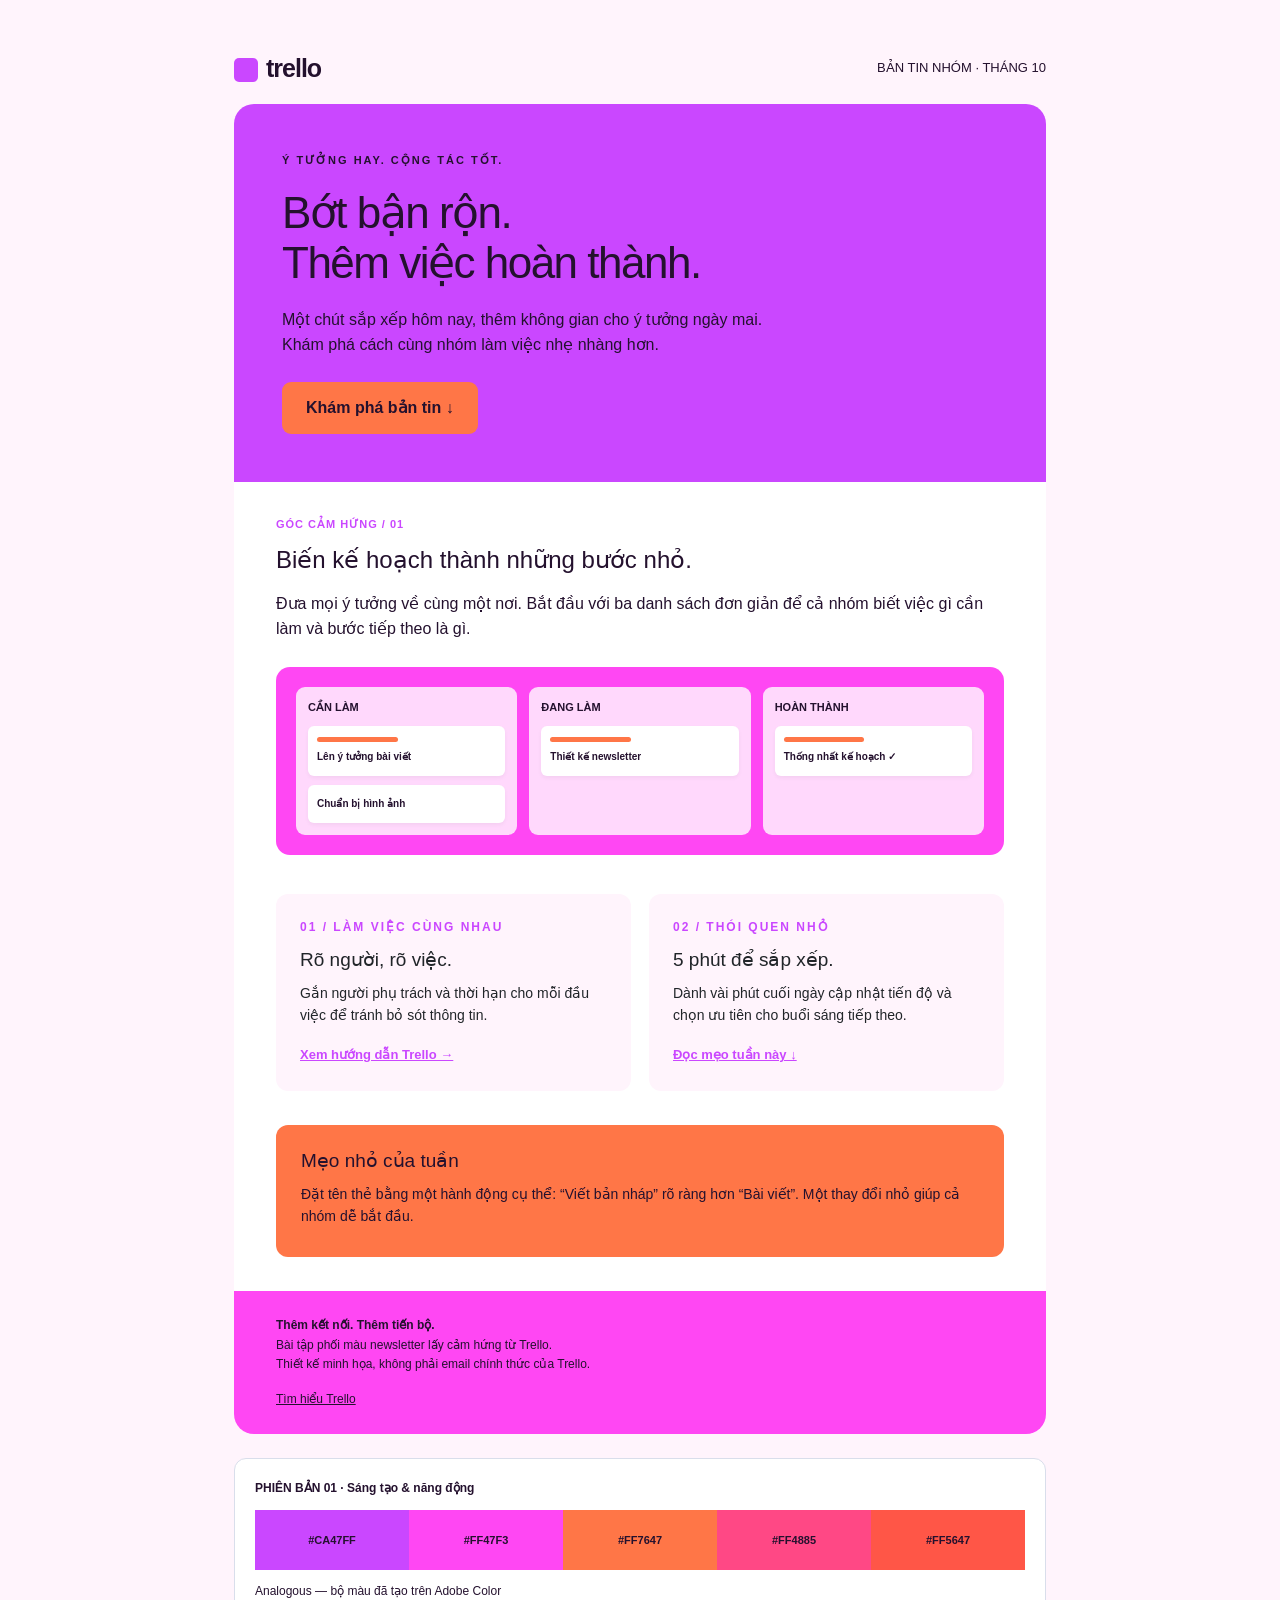
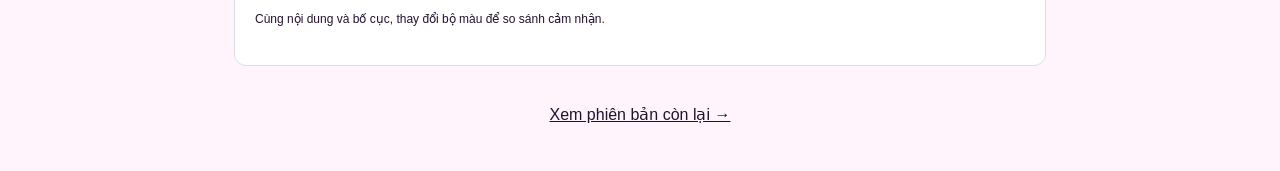
<file: index.html>
<!doctype html><html lang="vi"><head><meta charset="UTF-8"><meta name="viewport" content="width=device-width,initial-scale=1"><title>Newsletter 01 · Sáng tạo & năng động</title><link href="bootstrap.min.css" rel="stylesheet"><link href="style.css" rel="stylesheet"><style>:root{--primary-color:#CA47FF;--secondary-color:#FF47F3;--accent-color:#FF7647;--text-color:#24112E;--light-bg-color:#FFF4FC;--on-primary:#24112E}</style></head><body><main class="shell container"><div class="topbar"><div class="brand"><span class="logo"></span>trello</div><span>BẢN TIN NHÓM · THÁNG 10</span></div><header class="hero"><div class="eyebrow">Ý TƯỞNG HAY. CỘNG TÁC TỐT.</div><h1>Bớt bận rộn.<br>Thêm việc hoàn thành.</h1><p>Một chút sắp xếp hôm nay, thêm không gian cho ý tưởng ngày mai. Khám phá cách cùng nhóm làm việc nhẹ nhàng hơn.</p><a href="#weekly" class="cta btn">Khám phá bản tin ↓</a></header><section class="content" id="weekly"><div class="pill">GÓC CẢM HỨNG / 01</div><h2>Biến kế hoạch thành những bước nhỏ.</h2><p>Đưa mọi ý tưởng về cùng một nơi. Bắt đầu với ba danh sách đơn giản để cả nhóm biết việc gì cần làm và bước tiếp theo là gì.</p><div class="board" aria-label="Minh họa bảng công việc"><div class="column">CẦN LÀM<div class="task"><div class="bar"></div>Lên ý tưởng bài viết</div><div class="task">Chuẩn bị hình ảnh</div></div><div class="column">ĐANG LÀM<div class="task"><div class="bar"></div>Thiết kế newsletter</div></div><div class="column">HOÀN THÀNH<div class="task"><div class="bar"></div>Thống nhất kế hoạch ✓</div></div></div><div class="row"><div class="col-md-6"><article class="card h-100"><div class="card-body"><div class="num">01 / LÀM VIỆC CÙNG NHAU</div><h3>Rõ người, rõ việc.</h3><p>Gắn người phụ trách và thời hạn cho mỗi đầu việc để tránh bỏ sót thông tin.</p><a class="text-link" href="https://trello.com/guide">Xem hướng dẫn Trello →</a></div></article></div><div class="col-md-6"><article class="card h-100"><div class="card-body"><div class="num">02 / THÓI QUEN NHỎ</div><h3>5 phút để sắp xếp.</h3><p>Dành vài phút cuối ngày cập nhật tiến độ và chọn ưu tiên cho buổi sáng tiếp theo.</p><a class="text-link" href="#tip">Đọc mẹo tuần này ↓</a></div></article></div></div><aside class="callout" id="tip"><h3>Mẹo nhỏ của tuần</h3><p>Đặt tên thẻ bằng một hành động cụ thể: “Viết bản nháp” rõ ràng hơn “Bài viết”. Một thay đổi nhỏ giúp cả nhóm dễ bắt đầu.</p></aside></section><footer class="footer"><b>Thêm kết nối. Thêm tiến bộ.</b><p>Bài tập phối màu newsletter lấy cảm hứng từ Trello.<br>Thiết kế minh họa, không phải email chính thức của Trello.</p><a href="https://trello.com/">Tìm hiểu Trello</a></footer><section class="palette"><b>PHIÊN BẢN 01 · Sáng tạo & năng động</b><div class="swatches"><div class="swatch" style="background:#CA47FF;color:#24112E">#CA47FF</div><div class="swatch" style="background:#FF47F3;color:#24112E">#FF47F3</div><div class="swatch" style="background:#FF7647;color:#24112E">#FF7647</div><div class="swatch" style="background:#FF4885;color:#24112E">#FF4885</div><div class="swatch" style="background:#FF5647;color:#24112E">#FF5647</div></div><div>Analogous — bộ màu đã tạo trên Adobe Color</div><p class="caption">Cùng nội dung và bố cục, thay đổi bộ màu để so sánh cảm nhận.</p></section><a class="switch" href="newsletter-2.html">Xem phiên bản còn lại →</a></main></body></html>
</file>
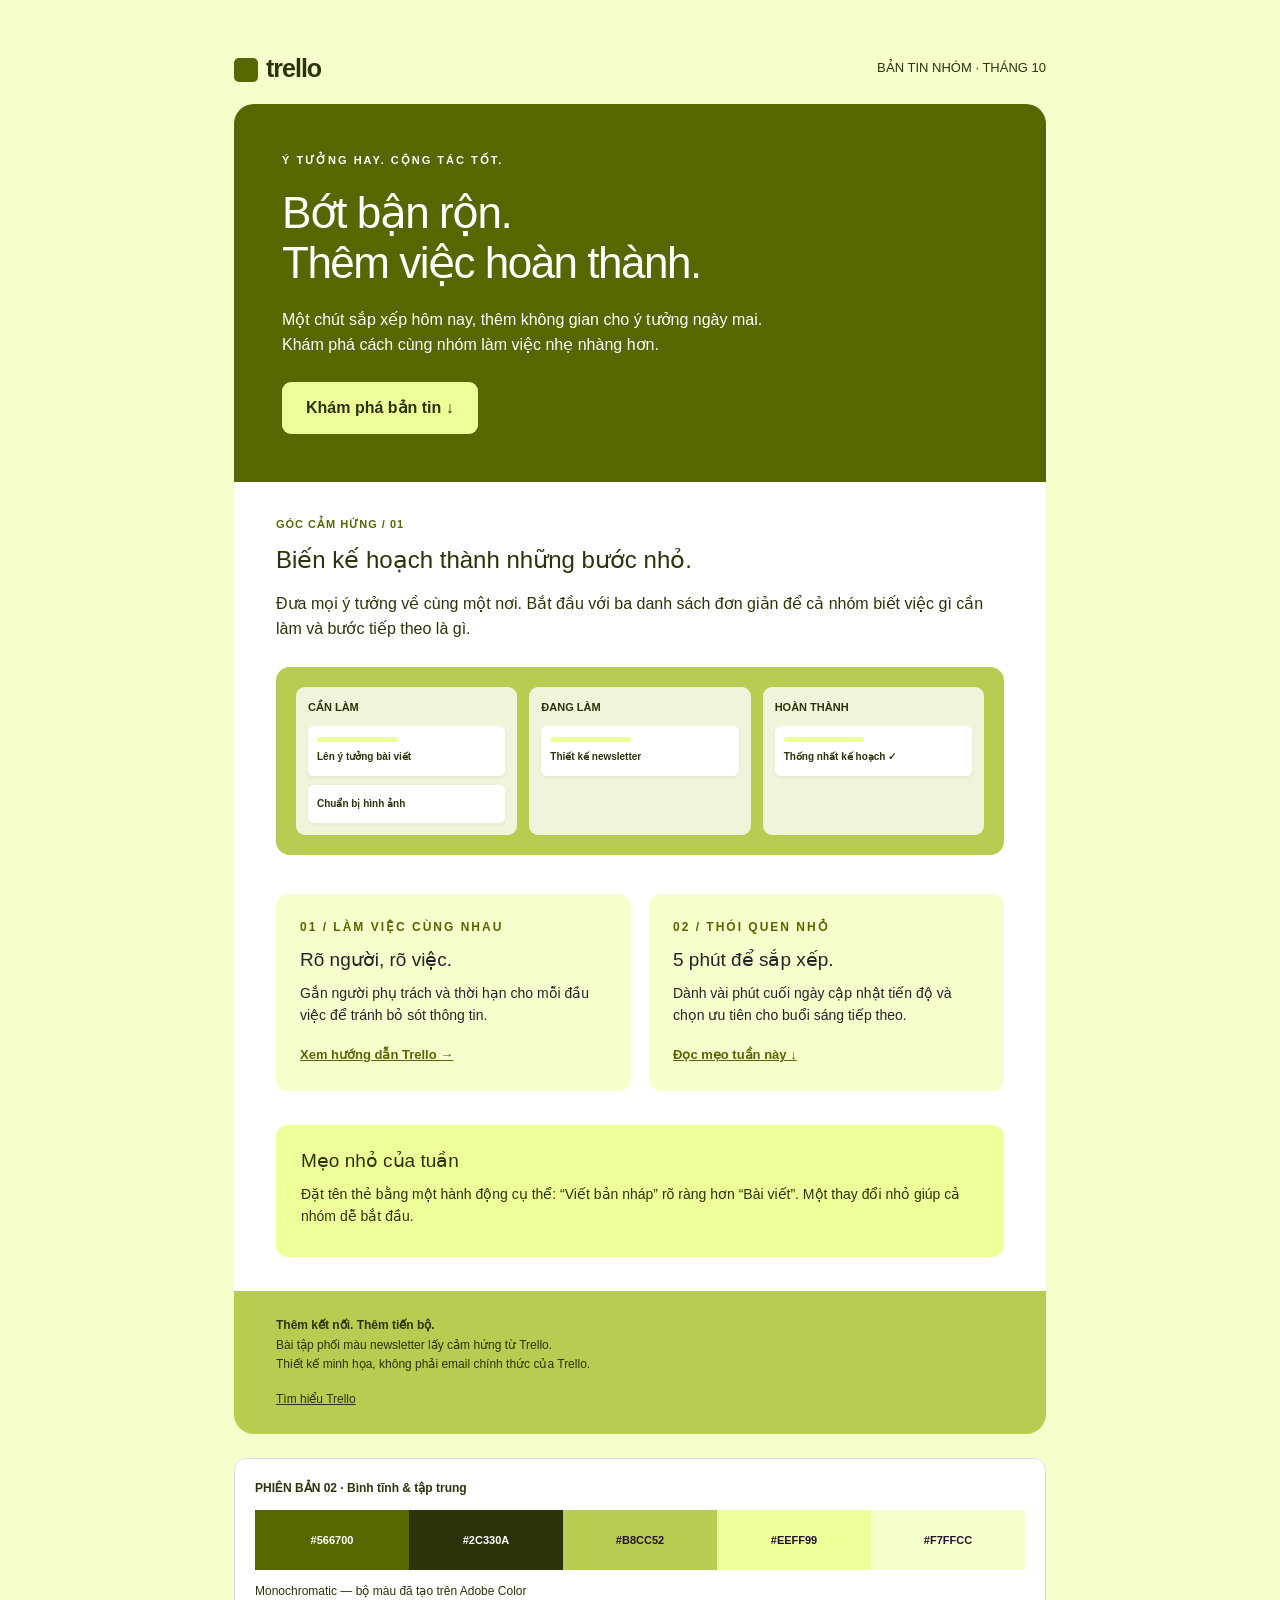
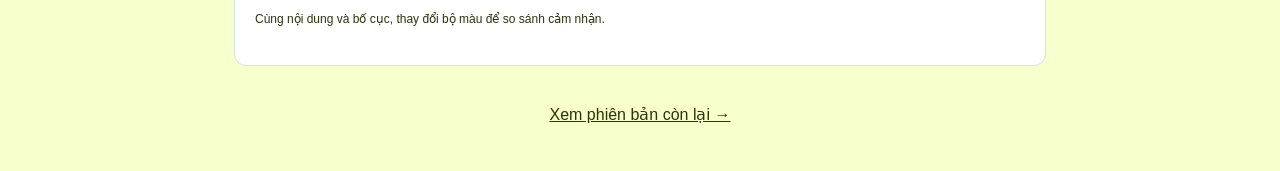
<file: newsletter-2.html>
<!doctype html><html lang="vi"><head><meta charset="UTF-8"><meta name="viewport" content="width=device-width,initial-scale=1"><title>Newsletter 02 · Bình tĩnh & tập trung</title><link href="bootstrap.min.css" rel="stylesheet"><link href="style.css" rel="stylesheet"><style>:root{--primary-color:#566700;--secondary-color:#B8CC52;--accent-color:#EEFF99;--text-color:#2C330A;--light-bg-color:#F7FFCC;--on-primary:#FFFFFF}</style></head><body><main class="shell container"><div class="topbar"><div class="brand"><span class="logo"></span>trello</div><span>BẢN TIN NHÓM · THÁNG 10</span></div><header class="hero"><div class="eyebrow">Ý TƯỞNG HAY. CỘNG TÁC TỐT.</div><h1>Bớt bận rộn.<br>Thêm việc hoàn thành.</h1><p>Một chút sắp xếp hôm nay, thêm không gian cho ý tưởng ngày mai. Khám phá cách cùng nhóm làm việc nhẹ nhàng hơn.</p><a href="#weekly" class="cta btn">Khám phá bản tin ↓</a></header><section class="content" id="weekly"><div class="pill">GÓC CẢM HỨNG / 01</div><h2>Biến kế hoạch thành những bước nhỏ.</h2><p>Đưa mọi ý tưởng về cùng một nơi. Bắt đầu với ba danh sách đơn giản để cả nhóm biết việc gì cần làm và bước tiếp theo là gì.</p><div class="board" aria-label="Minh họa bảng công việc"><div class="column">CẦN LÀM<div class="task"><div class="bar"></div>Lên ý tưởng bài viết</div><div class="task">Chuẩn bị hình ảnh</div></div><div class="column">ĐANG LÀM<div class="task"><div class="bar"></div>Thiết kế newsletter</div></div><div class="column">HOÀN THÀNH<div class="task"><div class="bar"></div>Thống nhất kế hoạch ✓</div></div></div><div class="row"><div class="col-md-6"><article class="card h-100"><div class="card-body"><div class="num">01 / LÀM VIỆC CÙNG NHAU</div><h3>Rõ người, rõ việc.</h3><p>Gắn người phụ trách và thời hạn cho mỗi đầu việc để tránh bỏ sót thông tin.</p><a class="text-link" href="https://trello.com/guide">Xem hướng dẫn Trello →</a></div></article></div><div class="col-md-6"><article class="card h-100"><div class="card-body"><div class="num">02 / THÓI QUEN NHỎ</div><h3>5 phút để sắp xếp.</h3><p>Dành vài phút cuối ngày cập nhật tiến độ và chọn ưu tiên cho buổi sáng tiếp theo.</p><a class="text-link" href="#tip">Đọc mẹo tuần này ↓</a></div></article></div></div><aside class="callout" id="tip"><h3>Mẹo nhỏ của tuần</h3><p>Đặt tên thẻ bằng một hành động cụ thể: “Viết bản nháp” rõ ràng hơn “Bài viết”. Một thay đổi nhỏ giúp cả nhóm dễ bắt đầu.</p></aside></section><footer class="footer"><b>Thêm kết nối. Thêm tiến bộ.</b><p>Bài tập phối màu newsletter lấy cảm hứng từ Trello.<br>Thiết kế minh họa, không phải email chính thức của Trello.</p><a href="https://trello.com/">Tìm hiểu Trello</a></footer><section class="palette"><b>PHIÊN BẢN 02 · Bình tĩnh & tập trung</b><div class="swatches"><div class="swatch" style="background:#566700;color:white">#566700</div><div class="swatch" style="background:#2C330A;color:white">#2C330A</div><div class="swatch" style="background:#B8CC52;color:#24112E">#B8CC52</div><div class="swatch" style="background:#EEFF99;color:#24112E">#EEFF99</div><div class="swatch" style="background:#F7FFCC;color:#24112E">#F7FFCC</div></div><div>Monochromatic — bộ màu đã tạo trên Adobe Color</div><p class="caption">Cùng nội dung và bố cục, thay đổi bộ màu để so sánh cảm nhận.</p></section><a class="switch" href="index.html">Xem phiên bản còn lại →</a></main></body></html>
</file>
<file: style.css>
*{box-sizing:border-box}body{margin:0;font-family:Arial,sans-serif;background:var(--light-bg-color);color:var(--text-color);line-height:1.6}.shell{max-width:860px;margin:32px auto;padding:0 24px}.topbar{display:flex;justify-content:space-between;align-items:center;padding:16px 0;font-size:13px}.brand{font-size:25px;font-weight:800;letter-spacing:-1px}.logo{display:inline-block;width:24px;height:24px;vertical-align:middle;background:var(--primary-color);border-radius:5px;margin-right:8px}.hero{background:var(--primary-color);color:var(--on-primary);padding:48px;border-radius:20px 20px 0 0;position:relative;overflow:hidden}.eyebrow{font-weight:bold;letter-spacing:2px;font-size:11px}h1{font-size:44px;line-height:1.15;letter-spacing:-1.5px;margin:18px 0}h2{font-size:24px;line-height:1.3;margin:0 0 16px}h3{font-size:19px;margin:0 0 10px}.hero p{max-width:520px;margin-bottom:24px}.cta{display:inline-block;background:var(--accent-color);color:var(--text-color);padding:13px 23px;border-radius:9px;text-decoration:none;font-weight:700;min-height:48px}.cta:hover{outline:2px solid currentColor;outline-offset:3px}.content{background:#fff;padding:34px 42px}.pill{font-size:11px;letter-spacing:1px;color:var(--primary-color);font-weight:bold;margin-bottom:10px}.board{background:var(--secondary-color);padding:20px;border-radius:14px;display:flex;gap:12px;margin:25px 0 30px}.column{background:#ffffffc9;border-radius:9px;padding:12px;flex:1;font-size:11px;font-weight:bold}.task{background:#fff;padding:11px 9px;margin-top:9px;border-radius:6px;box-shadow:0 2px 4px #0000000c;font-size:10px}.bar{height:5px;width:45%;background:var(--accent-color);border-radius:4px;margin-bottom:7px}.row{display:flex;flex-wrap:wrap;margin:0 -9px}.col-md-6{width:50%;padding:9px}.card{border:0;border-radius:12px;background:var(--light-bg-color);height:100%}.card-body{padding:24px}.card p{font-size:14px;margin:0 0 15px}.num{color:var(--primary-color);font-size:12px;letter-spacing:2px;font-weight:bold;margin-bottom:12px}.text-link{color:var(--primary-color);font-weight:bold;font-size:13px}.callout{background:var(--accent-color);padding:25px;border-radius:12px;margin-top:25px}.callout p{margin:5px 0;font-size:14px}.footer{background:var(--secondary-color);padding:25px 42px;border-radius:0 0 20px 20px;font-size:12px}.footer a{color:var(--text-color)}.palette{margin:24px 0;background:white;border:1px solid #d9deeb;padding:20px;border-radius:12px;font-size:12px}.swatches{display:flex;margin:12px 0}.swatch{width:20%;height:60px;display:flex;align-items:center;justify-content:center;font-size:11px;font-weight:bold}.switch{display:block;text-align:center;color:var(--text-color);padding:12px}.caption{font-size:12px;margin-top:8px}@media(max-width:600px){.shell{margin:12px auto;padding:0 12px}.hero{padding:30px 24px}h1{font-size:34px}.content{padding:25px 20px}.col-md-6{width:100%}.board{gap:7px;padding:10px}.column{padding:7px;font-size:9px}.task{padding:8px 5px;font-size:9px}.footer{padding:24px}.swatch{font-size:9px}.topbar{font-size:10px}.brand{font-size:22px}}
</file>
